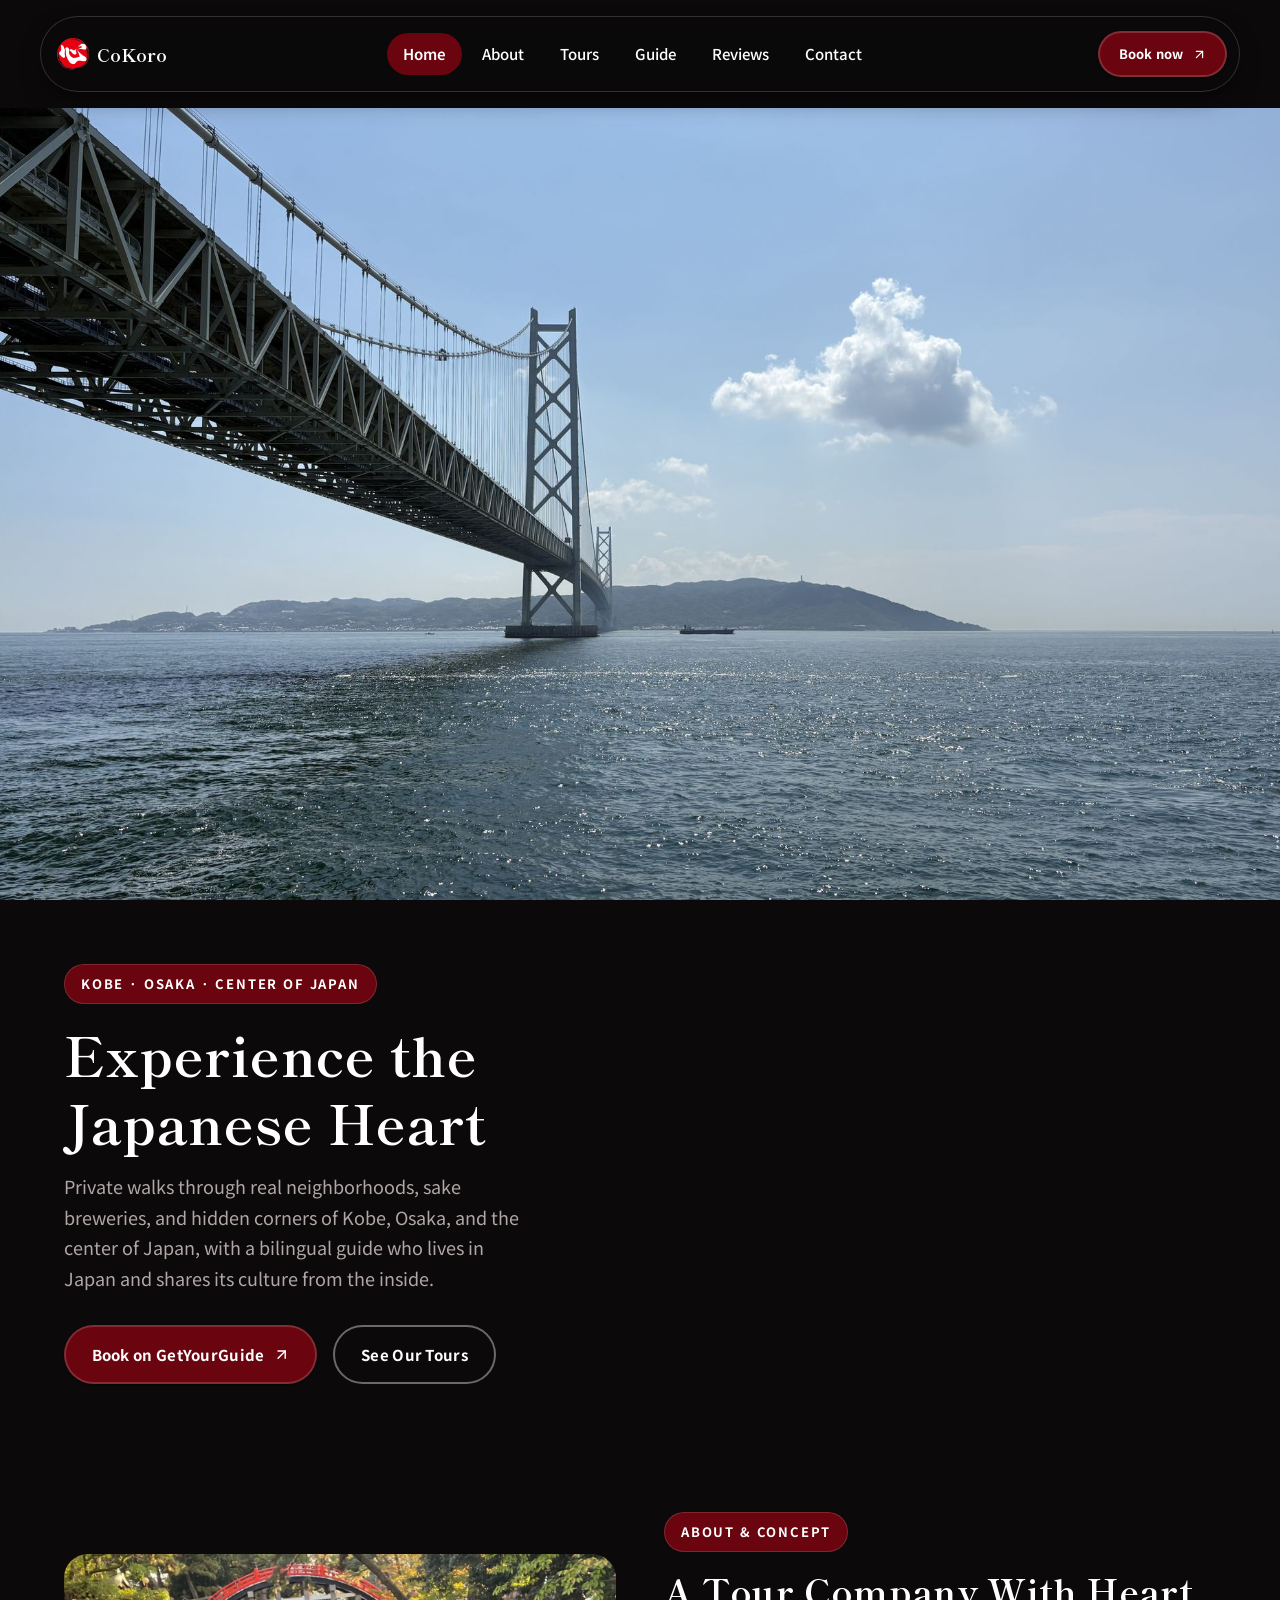
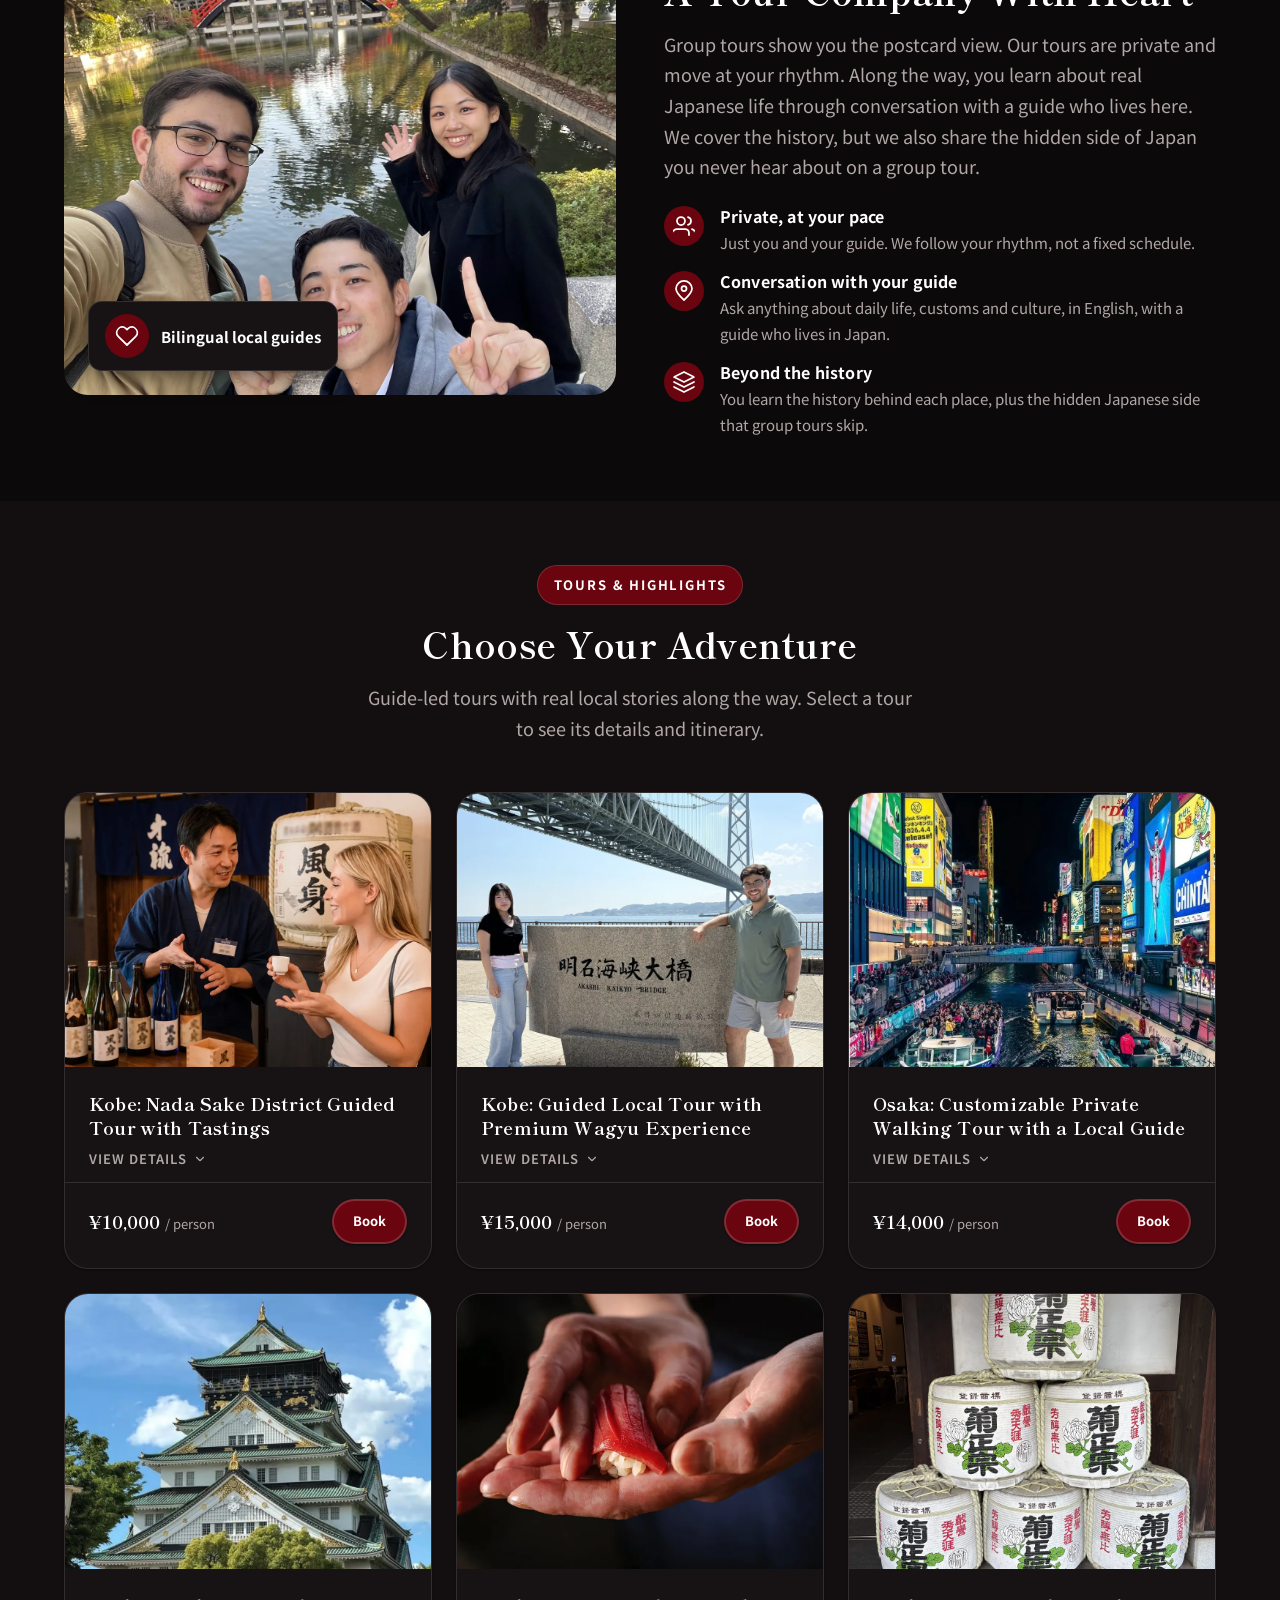
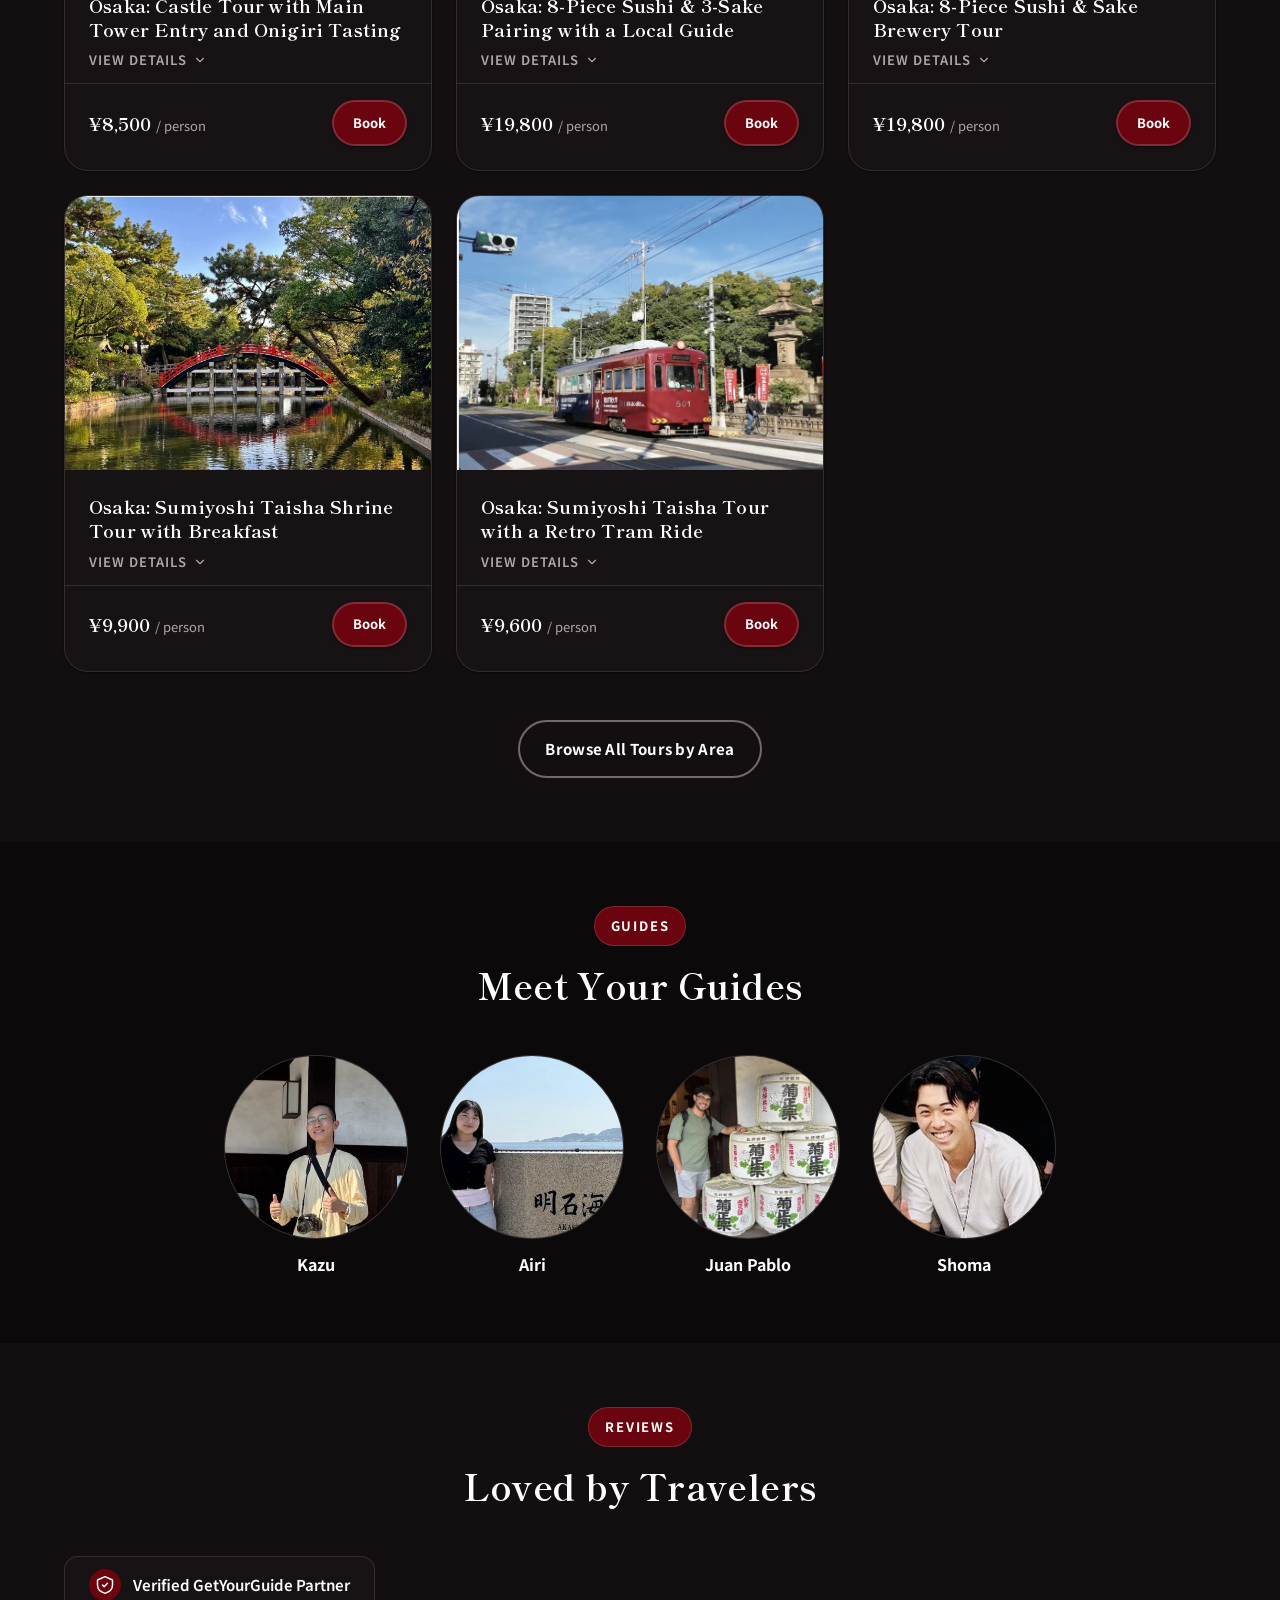
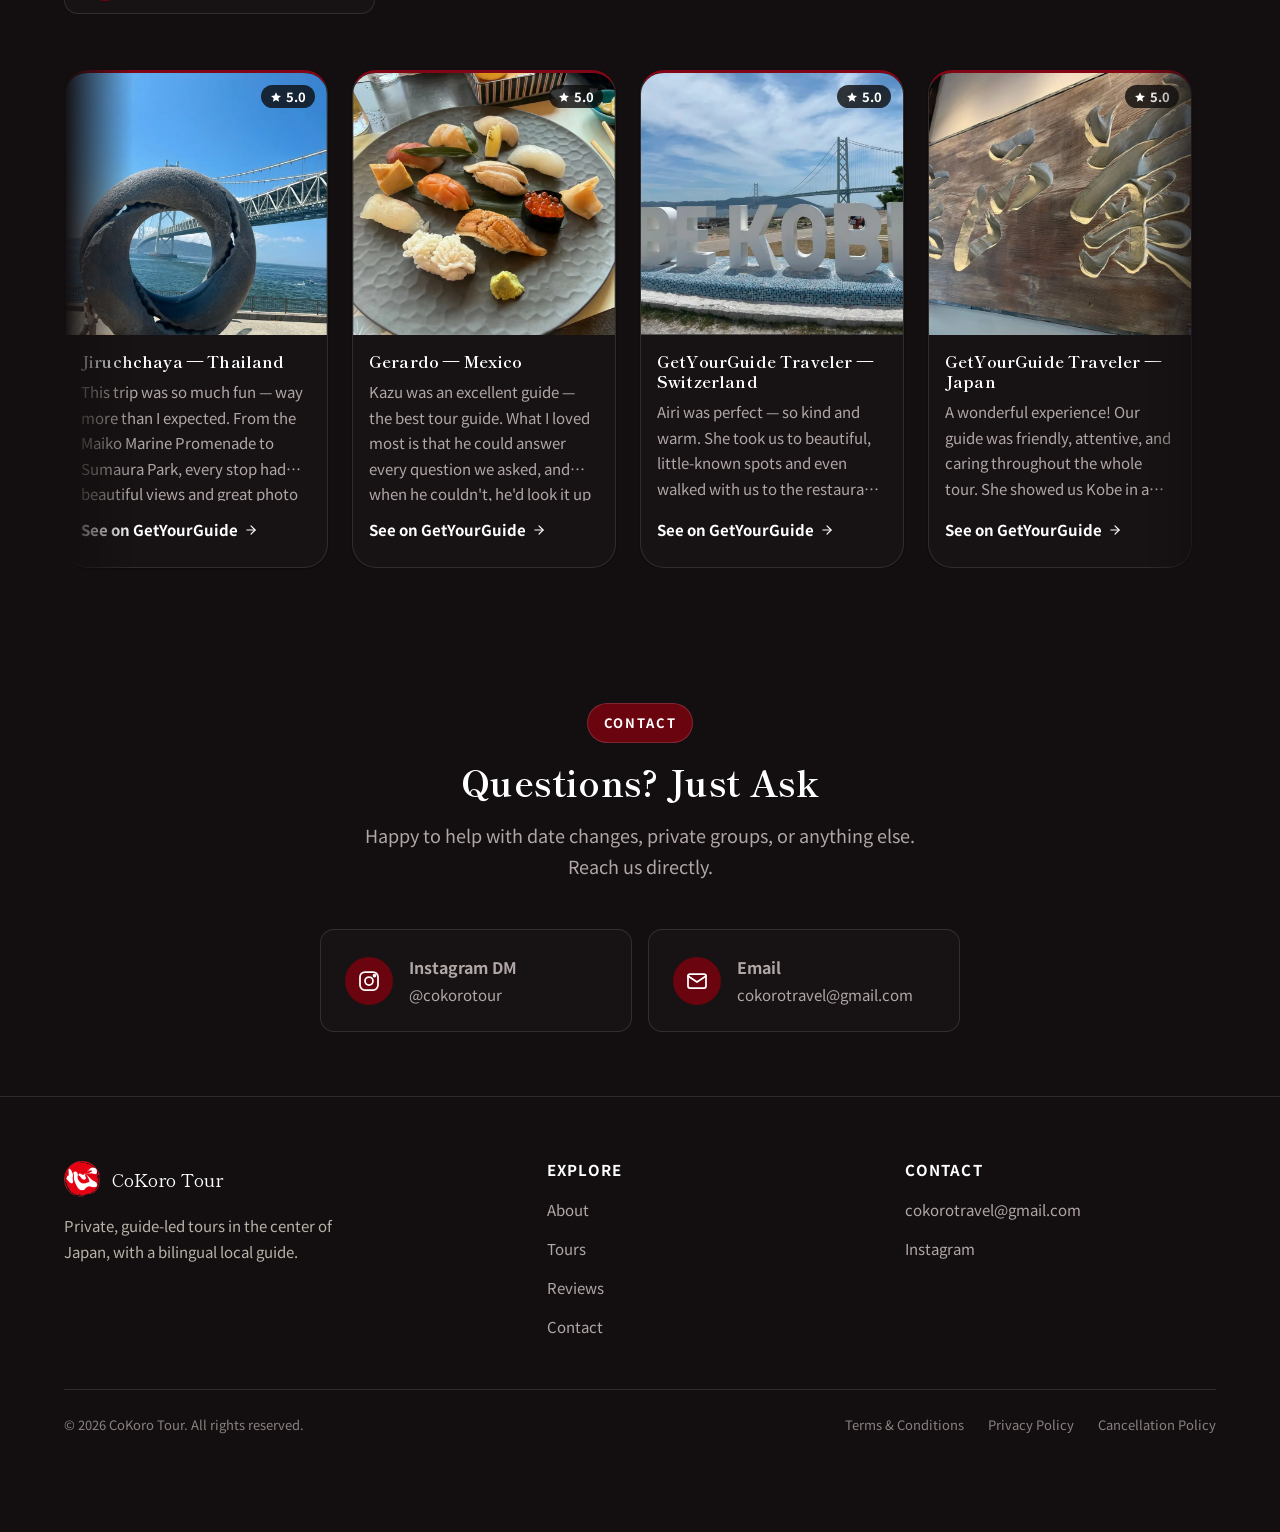
<file: index.html>
<!doctype html>
<html lang="en">
<head>
<meta charset="UTF-8">
<meta name="viewport" content="width=device-width, initial-scale=1">
<title>CoKoro Tour &#8212; Experience the Japanese Heart</title>
<meta name="description" content="CoKoro Tour: experience the Japanese heart &#8212; private, guide-led tours in Kobe, Osaka and the center of Japan, with a bilingual local guide &#8212; real local stories. Book securely via GetYourGuide.">

<link rel="preconnect" href="https://fonts.googleapis.com">
<link rel="preconnect" href="https://fonts.gstatic.com" crossorigin>

<link rel="icon" type="image/png" sizes="32x32" href="assets/logo/favicon-32.png">
<link rel="icon" type="image/png" sizes="192x192" href="assets/logo/favicon-192.png">
<link rel="icon" type="image/png" sizes="512x512" href="assets/logo/favicon-512.png">
<link rel="apple-touch-icon" href="assets/logo/apple-touch-icon.png">
<meta name="theme-color" content="#0B090A">

<meta property="og:type" content="website">
<meta property="og:title" content="CoKoro Tour &#8212; Experience the Japanese Heart">
<meta property="og:description" content="Private, guide-led tours in the center of Japan, with a bilingual local guide.">
<meta property="og:image" content="assets/images/hero-bridge.jpg">

<link rel="stylesheet" href="styles.css">
</head>
<body class="no-js">
<a class="skip-link" href="#main">Skip to main content</a>

<!-- =====================================================================
     Header
     ===================================================================== -->
<header class="site-header">
  <div class="container site-header-inner">
    <a class="brand" href="#top" aria-label="CoKoro Tour home">
      <img src="assets/logo/cokoro-mark-128.png" alt="" width="32" height="32">
      <span class="brand-name">CoKoro</span>
    </a>

    <nav class="main-nav" id="main-nav" aria-label="Primary">
      <a href="#top" data-nav-link="top">Home</a>
      <a href="#about" data-nav-link="about">About</a>
      <a href="tours.html">Tours</a>
      <a href="#guide" data-nav-link="guide">Guide</a>
      <a href="#reviews" data-nav-link="reviews">Reviews</a>
      <a href="#contact" data-nav-link="contact">Contact</a>
    </nav>

    <div class="header-actions">
      <a class="btn btn-primary btn-sm" data-role="booking-link" href="https://www.getyourguide.com/-s781057/" target="_blank" rel="noopener noreferrer">
        Book now
        <svg class="btn-icon" viewBox="0 0 24 24" fill="none" stroke="currentColor" stroke-width="2" stroke-linecap="round" stroke-linejoin="round"><line x1="7" y1="17" x2="17" y2="7"/><polyline points="7 7 17 7 17 17"/></svg>
      </a>
      <button class="nav-toggle" id="nav-toggle" aria-controls="main-nav" aria-expanded="false" aria-label="Open menu">
        <svg viewBox="0 0 24 24" fill="none" stroke="currentColor" stroke-width="1.75" stroke-linecap="round" stroke-linejoin="round"><line x1="3" y1="6" x2="21" y2="6"/><line x1="3" y1="12" x2="21" y2="12"/><line x1="3" y1="18" x2="21" y2="18"/></svg>
      </button>
    </div>
  </div>
</header>

<main id="main">

  <!-- ===================================================================
       Full-bleed ambient video &#8212; leads the page to grab attention first;
       deliberately separate from the headline/buttons below (no overlay
       or caption on top of it).
       =================================================================== -->
  <section class="video-showcase" id="top" aria-hidden="true">
    <video id="hero-video" autoplay muted loop playsinline preload="auto" poster="assets/images/hero-bridge.jpg">
      <source src="assets/images/hero-video.mp4" type="video/mp4">
    </video>
  </section>

  <!-- ===================================================================
       Hero
       =================================================================== -->
  <section class="hero" aria-label="Introduction">
    <div class="container hero-text">
      <span class="eyebrow">Kobe &#183; Osaka &#183; Center of Japan</span>
      <h1>Experience the Japanese Heart</h1>
      <p class="lede">Private walks through real neighborhoods, sake breweries, and hidden corners of Kobe, Osaka, and the center of Japan, with a bilingual guide who lives in Japan and shares its culture from the inside.</p>
      <div class="hero-actions">
        <a class="btn btn-primary" data-role="booking-link" href="https://www.getyourguide.com/-s781057/" target="_blank" rel="noopener noreferrer">
          Book on GetYourGuide
          <svg class="btn-icon" viewBox="0 0 24 24" fill="none" stroke="currentColor" stroke-width="2" stroke-linecap="round" stroke-linejoin="round"><line x1="7" y1="17" x2="17" y2="7"/><polyline points="7 7 17 7 17 17"/></svg>
        </a>
        <a class="btn btn-secondary" href="tours.html">See Our Tours</a>
      </div>
    </div>
  </section>

  <!-- ===================================================================
       About & Concept
       =================================================================== -->
  <section class="section" id="about" aria-labelledby="about-heading">
    <div class="container">
      <div class="about-grid" data-reveal>
        <div class="about-media">
          <picture>
            <source srcset="assets/images/about-sumiyoshi.webp" type="image/webp">
            <img src="assets/images/about-sumiyoshi.jpg" loading="lazy" width="1600" height="1131" alt="Three CoKoro guides smiling in front of the Sorihashi bridge at Sumiyoshi Taisha">
          </picture>
          <div class="about-media-badge">
            <svg viewBox="0 0 24 24" fill="none" stroke="currentColor" stroke-width="1.75" stroke-linecap="round" stroke-linejoin="round"><path d="M20.8 4.6a5.5 5.5 0 0 0-7.8 0L12 5.6l-1-1a5.5 5.5 0 0 0-7.8 7.8l1 1L12 21l7.8-7.6 1-1a5.5 5.5 0 0 0 0-7.8Z"/></svg>
            <div>
              <strong>Bilingual local guides</strong>
            </div>
          </div>
        </div>
        <div>
          <span class="eyebrow">About &amp; Concept</span>
          <h2 id="about-heading">A Tour Company With Heart</h2>
          <p class="lede">Group tours show you the postcard view. Our tours are private and move at your rhythm. Along the way, you learn about real Japanese life through conversation with a guide who lives here. We cover the history, but we also share the hidden side of Japan you never hear about on a group tour.</p>
          <div class="value-list">
            <div class="value-item">
              <svg viewBox="0 0 24 24" fill="none" stroke="currentColor" stroke-width="1.75" stroke-linecap="round" stroke-linejoin="round"><path d="M17 21v-2a4 4 0 0 0-4-4H5a4 4 0 0 0-4 4v2"/><circle cx="9" cy="7" r="4"/><path d="M23 21v-2a4 4 0 0 0-3-3.87"/><path d="M16 3.13a4 4 0 0 1 0 7.75"/></svg>
              <div>
                <h3>Private, at your pace</h3>
                <p>Just you and your guide. We follow your rhythm, not a fixed schedule.</p>
              </div>
            </div>
            <div class="value-item">
              <svg viewBox="0 0 24 24" fill="none" stroke="currentColor" stroke-width="1.75" stroke-linecap="round" stroke-linejoin="round"><path d="M12 21c-4.5-4-8-7.5-8-11.5A8 8 0 0 1 12 2a8 8 0 0 1 8 7.5C20 13.5 16.5 17 12 21Z"/><circle cx="12" cy="9.5" r="2.5"/></svg>
              <div>
                <h3>Conversation with your guide</h3>
                <p>Ask anything about daily life, customs and culture, in English, with a guide who lives in Japan.</p>
              </div>
            </div>
            <div class="value-item">
              <svg viewBox="0 0 24 24" fill="none" stroke="currentColor" stroke-width="1.75" stroke-linecap="round" stroke-linejoin="round"><path d="M12 2 2 7l10 5 10-5-10-5Z"/><path d="M2 17l10 5 10-5"/><path d="M2 12l10 5 10-5"/></svg>
              <div>
                <h3>Beyond the history</h3>
                <p>You learn the history behind each place, plus the hidden Japanese side that group tours skip.</p>
              </div>
            </div>
          </div>
        </div>
      </div>
    </div>
  </section>

  <!-- ===================================================================
       Tours & Highlights
       =================================================================== -->
  <section class="section section--alt" id="tours" aria-labelledby="tours-heading">
    <div class="container">
      <div class="section-head section-head--center">
        <span class="eyebrow">Tours &amp; Highlights</span>
        <h2 id="tours-heading">Choose Your Adventure</h2>
        <p class="lede">Guide-led tours with real local stories along the way. Select a tour to see its details and itinerary.</p>
      </div>

      <div class="tour-grid" id="tours-grid">
        <!-- Rendered from TOURS in data.js by script.js -->
      </div>
      <noscript>
        <p>Please enable JavaScript to see our current tours, or <a href="#contact">contact us directly</a> for tour details.</p>
      </noscript>
      <div style="text-align:center; margin-top: var(--space-7);">
        <a class="btn btn-secondary" href="tours.html">Browse All Tours by Area</a>
      </div>
    </div>
  </section>

  <!-- ===================================================================
       Guide Profile
       =================================================================== -->
  <section class="section" id="guide" aria-labelledby="guide-heading">
    <div class="container">
      <div class="section-head section-head--center">
        <span class="eyebrow">Guides</span>
        <h2 id="guide-heading">Meet Your Guides</h2>
      </div>
      <div class="guide-grid" id="guides-grid">
        <!-- Rendered from GUIDES in data.js by script.js -->
      </div>
    </div>
  </section>

  <!-- ===================================================================
       Social Proof / Reviews
       =================================================================== -->
  <section class="section section--alt" id="reviews" aria-labelledby="reviews-heading">
    <div class="container">
      <div class="section-head section-head--center">
        <span class="eyebrow">Reviews</span>
        <h2 id="reviews-heading">Loved by Travelers</h2>
      </div>

      <div class="trust-badges">
        <span class="trust-badge">
          <svg viewBox="0 0 24 24" fill="none" stroke="currentColor" stroke-width="1.75" stroke-linecap="round" stroke-linejoin="round"><path d="M12 2 3 6v6c0 5 4 8.5 9 10 5-1.5 9-5 9-10V6l-9-4Z"/><path d="m9 12 2 2 4-4"/></svg>
          Verified GetYourGuide Partner
        </span>
      </div>

      <div class="review-marquee" id="reviews-grid">
        <!-- Rendered from REVIEWS in data.js by script.js -->
      </div>
    </div>
  </section>

  <!-- ===================================================================
       Direct Contact
       =================================================================== -->
  <section class="section section--alt" id="contact" aria-labelledby="contact-heading">
    <div class="container">
      <div class="section-head section-head--center">
        <span class="eyebrow">Contact</span>
        <h2 id="contact-heading">Questions? Just Ask</h2>
        <p class="lede">Happy to help with date changes, private groups, or anything else. Reach us directly.</p>
      </div>

      <div class="contact-channels contact-channels--centered contact-channels--two">
        <a class="contact-channel" href="https://www.instagram.com/cokorotour/" target="_blank" rel="noopener noreferrer">
          <span class="contact-channel-icon">
            <svg viewBox="0 0 24 24" fill="none" stroke="currentColor" stroke-width="1.75" stroke-linecap="round" stroke-linejoin="round"><rect x="3" y="3" width="18" height="18" rx="5"/><circle cx="12" cy="12" r="4"/><circle cx="17.5" cy="6.5" r="1"/></svg>
          </span>
          <span>
            <strong>Instagram DM</strong>
            <span>@cokorotour</span>
          </span>
        </a>
        <a class="contact-channel" href="mailto:cokorotravel@gmail.com">
          <span class="contact-channel-icon">
            <svg viewBox="0 0 24 24" fill="none" stroke="currentColor" stroke-width="1.75" stroke-linecap="round" stroke-linejoin="round"><rect x="3" y="5" width="18" height="14" rx="2"/><path d="m3 7 9 6 9-6"/></svg>
          </span>
          <span>
            <strong>Email</strong>
            <span>cokorotravel@gmail.com</span>
          </span>
        </a>
      </div>
    </div>
  </section>

</main>

<!-- =====================================================================
     Footer
     ===================================================================== -->
<footer class="site-footer">
  <div class="container">
    <div class="footer-grid">
      <div>
        <div class="footer-brand">
          <img src="assets/logo/cokoro-mark-128.png" alt="" width="36" height="36">
          <span>CoKoro Tour</span>
        </div>
        <p style="max-width: 34ch; color: #b8b2a8; font-size: var(--text-sm);">
          Private, guide-led tours in the center of Japan, with a bilingual local guide.
        </p>
      </div>
      <div>
        <h3>Explore</h3>
        <ul>
          <li><a href="#about">About</a></li>
          <li><a href="tours.html">Tours</a></li>
          <li><a href="#reviews">Reviews</a></li>
          <li><a href="#contact">Contact</a></li>
        </ul>
      </div>
      <div>
        <h3>Contact</h3>
        <ul>
          <li><a href="mailto:cokorotravel@gmail.com">cokorotravel@gmail.com</a></li>
          <li><a href="https://www.instagram.com/cokorotour/" target="_blank" rel="noopener noreferrer">Instagram</a></li>
        </ul>
      </div>
    </div>
    <div class="footer-bottom">
      <span>&copy; <span id="footer-year">2026</span> CoKoro Tour. All rights reserved.</span>
      <span class="footer-bottom-links">
        <a href="#">Terms &amp; Conditions</a>
        <a href="#">Privacy Policy</a>
        <a href="#">Cancellation Policy</a>
      </span>
    </div>
  </div>
</footer>

<!-- =====================================================================
     Sticky mobile "Book Now" bar
     ===================================================================== -->
<div class="sticky-cta" id="sticky-cta">
  <div class="sticky-cta-text">
    <strong>Ready to explore Japan?</strong>
    <span>Book securely on GetYourGuide</span>
  </div>
  <a class="btn btn-primary" data-role="booking-link" href="https://www.getyourguide.com/-s781057/" target="_blank" rel="noopener noreferrer">
    Book Now
  </a>
</div>

<script src="data.js"></script>
<script src="script.js"></script>
</body>
</html>
</file>
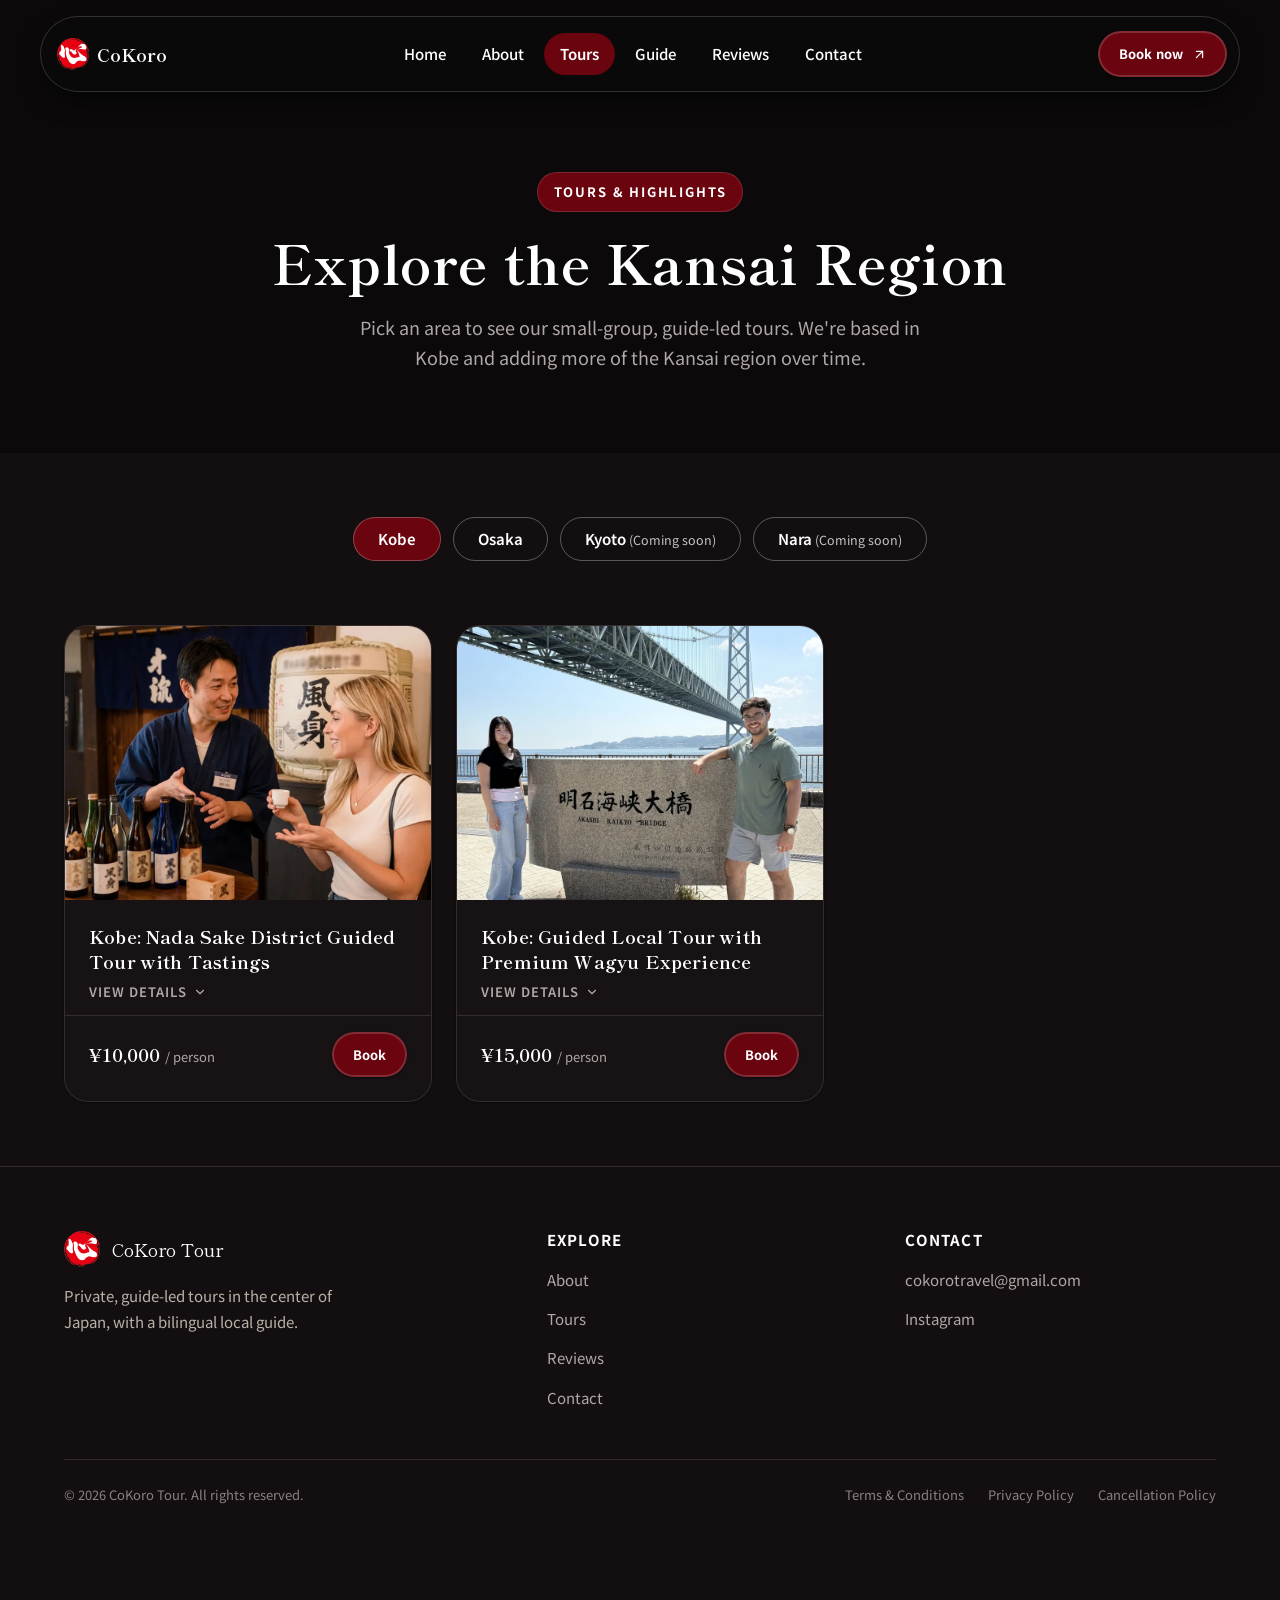
<file: tours.html>
<!doctype html>
<html lang="en">
<head>
<meta charset="UTF-8">
<meta name="viewport" content="width=device-width, initial-scale=1">
<title>Tours by Area &#8212; CoKoro Tour</title>
<meta name="description" content="Browse CoKoro Tour's guided tours across the Kansai region &#8212; Kobe, Osaka, Kyoto, and Nara. Small-group, guide-led experiences, booked securely via GetYourGuide.">

<link rel="preconnect" href="https://fonts.googleapis.com">
<link rel="preconnect" href="https://fonts.gstatic.com" crossorigin>

<link rel="icon" type="image/png" sizes="32x32" href="assets/logo/favicon-32.png">
<link rel="icon" type="image/png" sizes="192x192" href="assets/logo/favicon-192.png">
<link rel="icon" type="image/png" sizes="512x512" href="assets/logo/favicon-512.png">
<link rel="apple-touch-icon" href="assets/logo/apple-touch-icon.png">
<meta name="theme-color" content="#0B090A">

<meta property="og:type" content="website">
<meta property="og:title" content="Tours by Area &#8212; CoKoro Tour">
<meta property="og:description" content="Guided tours across Kobe, Osaka, Kyoto, and Nara.">
<meta property="og:image" content="assets/images/hero-bridge.jpg">

<link rel="stylesheet" href="styles.css">
</head>
<body class="no-js">
<a class="skip-link" href="#main">Skip to main content</a>

<!-- =====================================================================
     Header
     ===================================================================== -->
<header class="site-header">
  <div class="container site-header-inner">
    <a class="brand" href="index.html" aria-label="CoKoro Tour home">
      <img src="assets/logo/cokoro-mark-128.png" alt="" width="32" height="32">
      <span class="brand-name">CoKoro</span>
    </a>

    <nav class="main-nav" id="main-nav" aria-label="Primary">
      <a href="index.html#top">Home</a>
      <a href="index.html#about">About</a>
      <a href="tours.html" class="is-active">Tours</a>
      <a href="index.html#guide">Guide</a>
      <a href="index.html#reviews">Reviews</a>
      <a href="index.html#contact">Contact</a>
    </nav>

    <div class="header-actions">
      <a class="btn btn-primary btn-sm" data-role="booking-link" href="https://www.getyourguide.com/-s781057/" target="_blank" rel="noopener noreferrer">
        Book now
        <svg class="btn-icon" viewBox="0 0 24 24" fill="none" stroke="currentColor" stroke-width="2" stroke-linecap="round" stroke-linejoin="round"><line x1="7" y1="17" x2="17" y2="7"/><polyline points="7 7 17 7 17 17"/></svg>
      </a>
      <button class="nav-toggle" id="nav-toggle" aria-controls="main-nav" aria-expanded="false" aria-label="Open menu">
        <svg viewBox="0 0 24 24" fill="none" stroke="currentColor" stroke-width="1.75" stroke-linecap="round" stroke-linejoin="round"><line x1="3" y1="6" x2="21" y2="6"/><line x1="3" y1="12" x2="21" y2="12"/><line x1="3" y1="18" x2="21" y2="18"/></svg>
      </button>
    </div>
  </div>
</header>

<main id="main">

  <!-- ===================================================================
       Page intro
       =================================================================== -->
  <section class="page-hero">
    <div class="container">
      <span class="eyebrow">Tours &amp; Highlights</span>
      <h1>Explore the Kansai Region</h1>
      <p class="lede" style="margin-inline:auto; max-width:56ch;">Pick an area to see our small-group, guide-led tours. We're based in Kobe and adding more of the Kansai region over time.</p>
    </div>
  </section>

  <!-- ===================================================================
       Tours by area
       =================================================================== -->
  <section class="section section--alt" aria-labelledby="tours-page-heading">
    <div class="container">
      <h2 id="tours-page-heading" class="visually-hidden" style="position:absolute; width:1px; height:1px; overflow:hidden; clip:rect(0,0,0,0);">Tours by area</h2>

      <div class="tour-region-tabs" id="tour-region-tabs" role="tablist" aria-label="Filter tours by area">
        <!-- Rendered from REGIONS in data.js by script.js -->
      </div>

      <div class="tour-grid" id="tours-page-grid">
        <!-- Rendered from TOURS in data.js by script.js -->
      </div>
      <noscript>
        <p>Please enable JavaScript to see our current tours, or <a href="index.html#contact">contact us directly</a> for tour details.</p>
      </noscript>
    </div>
  </section>

</main>

<!-- =====================================================================
     Footer
     ===================================================================== -->
<footer class="site-footer">
  <div class="container">
    <div class="footer-grid">
      <div>
        <div class="footer-brand">
          <img src="assets/logo/cokoro-mark-128.png" alt="" width="36" height="36">
          <span>CoKoro Tour</span>
        </div>
        <p style="max-width: 34ch; color: #b8b2a8; font-size: var(--text-sm);">
          Private, guide-led tours in the center of Japan, with a bilingual local guide.
        </p>
      </div>
      <div>
        <h3>Explore</h3>
        <ul>
          <li><a href="index.html#about">About</a></li>
          <li><a href="tours.html">Tours</a></li>
          <li><a href="index.html#reviews">Reviews</a></li>
          <li><a href="index.html#contact">Contact</a></li>
        </ul>
      </div>
      <div>
        <h3>Contact</h3>
        <ul>
          <li><a href="mailto:cokorotravel@gmail.com">cokorotravel@gmail.com</a></li>
          <li><a href="https://www.instagram.com/cokorotour/" target="_blank" rel="noopener noreferrer">Instagram</a></li>
        </ul>
      </div>
    </div>
    <div class="footer-bottom">
      <span>&copy; <span id="footer-year">2026</span> CoKoro Tour. All rights reserved.</span>
      <span class="footer-bottom-links">
        <a href="#">Terms &amp; Conditions</a>
        <a href="#">Privacy Policy</a>
        <a href="#">Cancellation Policy</a>
      </span>
    </div>
  </div>
</footer>

<!-- =====================================================================
     Sticky mobile "Book Now" bar
     ===================================================================== -->
<div class="sticky-cta" id="sticky-cta">
  <div class="sticky-cta-text">
    <strong>Ready to explore Japan?</strong>
    <span>Book securely on GetYourGuide</span>
  </div>
  <a class="btn btn-primary" data-role="booking-link" href="https://www.getyourguide.com/-s781057/" target="_blank" rel="noopener noreferrer">
    Book Now
  </a>
</div>

<script src="data.js"></script>
<script src="script.js"></script>
</body>
</html>
</file>
<file: styles.css>
/* =========================================================================
   CoKoro Tour — Design Tokens & Base Styles
   Brand palette: black #0B090A, red #6A040F, white #FFFFFF, gray #B1A7A6,
   built around the 心 (kokoro) brush-mark logo. Red is used for fills only
   (buttons, badges, bars); text is white or gray. Mobile-first.
   ========================================================================= */

@import url('https://fonts.googleapis.com/css2?family=Shippori+Mincho:wght@400;500;600;700;800&family=Noto+Sans+JP:wght@400;500;600;700&display=swap');

:root {
  /* --- Color: brand palette --- */
  --color-black: #0b090a;
  --color-red: #6a040f;
  --color-red-hover: #820616;
  --color-red-dark: #4d030b;
  --color-white: #ffffff;
  --color-gray: #b1a7a6;
  --color-red-soft: rgba(106, 4, 15, 0.45);
  --color-indigo: #b1a7a6;          /* focus rings */
  --color-indigo-dark: #8f8584;
  --color-gold: #ffffff;            /* star icons */

  /* --- Color: surfaces ---
     Black page, slightly lifted charcoal for alternating sections and cards.
     Text on cards is white / gray, so --color-ink is white in this theme. */
  --color-bg: #0b090a;
  --color-bg-alt: #130f10;
  --color-on-dark: #ffffff;
  --color-on-dark-muted: #b1a7a6;
  --color-surface: #171213;
  --color-surface-alt: #1f1819;
  --color-border: rgba(177, 167, 166, 0.18);
  --color-ink: #ffffff;
  --color-ink-soft: #d7d0cf;
  --color-muted: #b1a7a6;

  /* --- Color: semantic --- */
  --color-on-red: #ffffff;
  --color-on-indigo: #ffffff;
  --color-success: #2e7d4f;
  --color-danger: #c0362c;

  /* --- Typography --- */
  --font-display: 'Shippori Mincho', 'Noto Serif JP', serif;
  --font-body: 'Noto Sans JP', 'Hiragino Sans', sans-serif;

  --text-xs: 0.8125rem;   /* 13px */
  --text-sm: 0.9375rem;   /* 15px */
  --text-base: 1rem;      /* 16px */
  --text-lg: 1.125rem;    /* 18px */
  --text-xl: 1.375rem;    /* 22px */
  --text-2xl: 1.75rem;    /* 28px */
  --text-3xl: 2.25rem;    /* 36px */
  --text-4xl: 2.75rem;    /* 44px */
  --text-5xl: 3.375rem;   /* 54px */

  /* --- Spacing (8px rhythm) --- */
  --space-1: 0.25rem;
  --space-2: 0.5rem;
  --space-3: 0.75rem;
  --space-4: 1rem;
  --space-5: 1.5rem;
  --space-6: 2rem;
  --space-7: 3rem;
  --space-8: 4rem;
  --space-9: 6rem;

  /* --- Radius --- */
  --radius-sm: 8px;
  --radius-md: 14px;
  --radius-lg: 24px;
  --radius-full: 999px;

  /* --- Shadow (warm-tinted, not pure black) --- */
  --shadow-sm: 0 1px 2px rgba(0, 0, 0, 0.5);
  --shadow-md: 0 12px 28px -10px rgba(0, 0, 0, 0.7);
  --shadow-lg: 0 24px 48px -12px rgba(0, 0, 0, 0.8);

  /* --- Motion --- */
  --ease-standard: cubic-bezier(0.4, 0, 0.2, 1);
  --ease-out: cubic-bezier(0.16, 1, 0.3, 1);
  --duration-fast: 150ms;
  --duration-base: 250ms;
  --duration-slow: 400ms;

  /* --- Layout --- */
  --container-max: 1200px;
  --header-height: 76px;
  --sticky-cta-height: 68px;

  /* --- Z-index scale --- */
  --z-header: 100;
  --z-sticky-cta: 90;
  --z-modal: 200;
  --z-skip-link: 300;
}

@media (prefers-reduced-motion: reduce) {
  *, *::before, *::after {
    animation-duration: 0.001ms !important;
    animation-iteration-count: 1 !important;
    transition-duration: 0.001ms !important;
    scroll-behavior: auto !important;
  }
}

/* =========================================================================
   Reset
   ========================================================================= */

*, *::before, *::after { box-sizing: border-box; }

html {
  -webkit-text-size-adjust: 100%;
  scroll-behavior: smooth;
}

body {
  margin: 0;
  min-height: 100dvh;
  font-family: var(--font-body);
  font-size: var(--text-base);
  line-height: 1.7;
  color: var(--color-ink);
  background: var(--color-bg);
  -webkit-font-smoothing: antialiased;
}

img, video { max-width: 100%; display: block; }

h1, h2, h3, h4 {
  font-family: var(--font-display);
  line-height: 1.25;
  margin: 0 0 var(--space-4);
  font-weight: 700;
  letter-spacing: 0.01em;
}

p { margin: 0 0 var(--space-4); max-width: 65ch; }

a { color: var(--color-on-dark); text-decoration-thickness: 1.5px; text-underline-offset: 3px; }
a:hover { color: var(--color-gray); }

ul, ol { padding-left: 1.25em; }

button { font-family: inherit; }

/* Focus visibility everywhere (keyboard nav) */
a:focus-visible,
button:focus-visible,
input:focus-visible,
textarea:focus-visible,
select:focus-visible,
[tabindex]:focus-visible {
  outline: 3px solid var(--color-indigo);
  outline-offset: 2px;
  border-radius: 4px;
}

.skip-link {
  position: absolute;
  left: var(--space-4);
  top: -100px;
  z-index: var(--z-skip-link);
  background: #fff;
  color: #0b090a;
  padding: var(--space-3) var(--space-5);
  border-radius: var(--radius-sm);
  transition: top var(--duration-base) var(--ease-out);
}
.skip-link:focus { top: var(--space-4); }

/* No horizontal scroll anywhere */
html, body { overflow-x: hidden; }

/* =========================================================================
   Layout helpers
   ========================================================================= */

.container {
  width: 100%;
  max-width: var(--container-max);
  margin-inline: auto;
  padding-inline: var(--space-5);
}

.section { padding-block: var(--space-8); }
.section--tight { padding-block: var(--space-7); }
.section--alt { background: var(--color-bg-alt); }

.section-head {
  max-width: 62ch;
  margin-bottom: var(--space-7);
}
.section-head--center { margin-inline: auto; text-align: center; }

.eyebrow {
  display: inline-flex;
  align-items: center;
  gap: var(--space-2);
  font-family: var(--font-body);
  font-size: var(--text-xs);
  font-weight: 700;
  letter-spacing: 0.14em;
  text-transform: uppercase;
  color: #fff;
  background: var(--color-red);
  border: 1px solid rgba(255, 255, 255, 0.14);
  padding: var(--space-2) var(--space-4);
  border-radius: var(--radius-full);
  margin-bottom: var(--space-4);
}

h2 { font-size: var(--text-3xl); color: var(--color-on-dark); }
h3 { font-size: var(--text-xl); }

.lede { font-size: var(--text-lg); color: var(--color-on-dark-muted); }

.visually-hidden {
  position: absolute;
  width: 1px; height: 1px;
  padding: 0; margin: -1px;
  overflow: hidden;
  clip: rect(0,0,0,0);
  white-space: nowrap; border: 0;
}

/* =========================================================================
   Buttons
   ========================================================================= */

.btn {
  display: inline-flex;
  align-items: center;
  justify-content: center;
  gap: var(--space-2);
  padding: 0.9rem 1.6rem;
  border-radius: var(--radius-full);
  font-weight: 700;
  font-size: var(--text-sm);
  letter-spacing: 0.02em;
  border: 2px solid transparent;
  cursor: pointer;
  min-height: 48px;
  transition: transform var(--duration-fast) var(--ease-standard),
              background var(--duration-fast) var(--ease-standard),
              box-shadow var(--duration-fast) var(--ease-standard);
  text-decoration: none;
  touch-action: manipulation;
}
.btn:active { transform: scale(0.97); }

.btn-primary {
  background: var(--color-red);
  color: var(--color-on-red);
  border-color: rgba(255, 255, 255, 0.16);
  box-shadow: var(--shadow-sm);
}
.btn-primary:hover { background: var(--color-red-hover); border-color: rgba(255, 255, 255, 0.3); color: #fff; box-shadow: var(--shadow-md); }

.btn-secondary {
  background: transparent;
  color: var(--color-on-dark);
  border-color: rgba(177, 167, 166, 0.6);
}
.btn-secondary:hover { background: var(--color-on-dark); color: var(--color-bg); border-color: var(--color-on-dark); }


.btn-light {
  background: #fff;
  color: #0b090a;
}
.btn-light:hover { background: #e9e5e4; }

.btn-block { width: 100%; }
.btn-sm { padding: 0.6rem 1.15rem; min-height: 40px; font-size: var(--text-xs); }

.btn-icon {
  width: 1.15em; height: 1.15em;
  flex-shrink: 0;
}

/* =========================================================================
   Header / Nav
   ========================================================================= */

.site-header {
  position: fixed;
  top: var(--space-4);
  left: 0;
  right: 0;
  z-index: var(--z-header);
  display: flex;
  justify-content: center;
  pointer-events: none;
}

.site-header-inner {
  pointer-events: auto;
  display: flex;
  align-items: center;
  justify-content: space-between;
  gap: var(--space-5);
  background: rgba(11, 9, 10, 0.78);
  backdrop-filter: blur(14px);
  -webkit-backdrop-filter: blur(14px);
  border: 1px solid rgba(177, 167, 166, 0.25);
  border-radius: var(--radius-full);
  padding: var(--space-2) var(--space-3) var(--space-2) var(--space-4);
  height: var(--header-height);
  box-shadow: var(--shadow-md);
}

.brand {
  display: flex;
  align-items: center;
  gap: var(--space-2);
  text-decoration: none;
  min-height: 44px;
}
.brand img { width: 32px; height: 32px; }
.brand-name {
  font-family: var(--font-display);
  font-size: var(--text-lg);
  font-weight: 700;
  color: #fff;
}

.main-nav {
  display: flex;
  align-items: center;
  gap: var(--space-1);
}

.main-nav a {
  color: var(--color-on-dark);
  text-decoration: none;
  font-weight: 500;
  font-size: var(--text-sm);
  padding: var(--space-2) var(--space-4);
  border-radius: var(--radius-full);
  transition: background var(--duration-fast) var(--ease-standard), color var(--duration-fast) var(--ease-standard);
}
.main-nav a:hover { color: #fff; background: rgba(255, 255, 255, 0.1); }
.main-nav a.is-active { background: var(--color-red); color: #fff !important; font-weight: 600; }

.header-actions { display: flex; align-items: center; gap: var(--space-3); }

.nav-toggle {
  display: inline-flex;
  align-items: center;
  justify-content: center;
  width: 40px; height: 40px;
  background: transparent;
  border: 1px solid rgba(177, 167, 166, 0.4);
  color: #fff;
  border-radius: var(--radius-full);
  cursor: pointer;
}
.nav-toggle svg { width: 20px; height: 20px; }

@media (max-width: 1023.98px) {
  .main-nav {
    position: fixed;
    inset: calc(var(--header-height) + var(--space-6)) var(--space-4) auto var(--space-4);
    background: rgba(19, 15, 16, 0.98);
    border: 1px solid rgba(177, 167, 166, 0.25);
    box-shadow: var(--shadow-lg);
    border-radius: var(--radius-lg);
    flex-direction: column;
    align-items: stretch;
    gap: 0;
    padding: var(--space-3);
    transform: translateY(-8px);
    opacity: 0;
    pointer-events: none;
    transition: opacity var(--duration-base) var(--ease-standard),
                transform var(--duration-base) var(--ease-standard);
    overflow-y: auto;
    max-height: 70dvh;
  }
  .main-nav[data-open="true"] {
    opacity: 1;
    transform: translateY(0);
    pointer-events: auto;
  }
  .main-nav a {
    color: #fff;
    padding: var(--space-4);
    font-size: var(--text-base);
    border-radius: var(--radius-sm);
  }
  .main-nav a.is-active { background: var(--color-red); color: #fff !important; }
  .header-actions .btn-primary { display: none; }
}
@media (min-width: 1024px) {
  .nav-toggle { display: none; }
}

/* =========================================================================
   Hero
   ========================================================================= */

.hero {
  padding-block: var(--space-8);
}

.hero-text h1 {
  color: var(--color-on-dark);
  font-size: clamp(2.25rem, 5vw, var(--text-5xl));
  max-width: 18ch;
  margin-bottom: var(--space-4);
}
.hero-text .lede {
  max-width: 46ch;
  margin-bottom: var(--space-6);
}
.hero-actions {
  display: flex;
  flex-wrap: wrap;
  align-items: center;
  gap: var(--space-4);
}
/* Indigo focus rings are unreadable on the dark hero background */
.hero-actions .btn:focus-visible {
  outline-color: var(--color-on-dark);
}

/* Full-bleed ambient video band — its own moment, no text/buttons on top */
.video-showcase {
  width: 100%;
  min-height: 100dvh;
  box-sizing: border-box;
  display: flex;
  flex-direction: column;
  /* Clears the floating header so it never covers the video itself */
  padding-top: calc(var(--header-height) + var(--space-6));
  background: var(--color-bg);
  overflow: hidden;
}
.video-showcase video {
  width: 100%;
  flex: 1 1 auto;
  min-height: 0;
  object-fit: cover;
}

/* On phones, keep it compact and show the whole frame (letterboxed)
   rather than cropping it, but still clear the header first */
@media (max-width: 639.98px) {
  .video-showcase {
    min-height: 0;
    height: auto;
    aspect-ratio: 1 / 1;
    padding-top: calc(var(--header-height) + var(--space-4));
    background: var(--color-bg);
  }
  .video-showcase video {
    object-fit: contain;
  }
}

/* =========================================================================
   Cards: Tours — minimal card (photo, name, price, Book). Selecting a card
   expands it in place to show the full details and itinerary.
   ========================================================================= */

.tour-grid {
  display: grid;
  grid-template-columns: 1fr;
  gap: var(--space-5);
  align-items: start;
}
@media (min-width: 640px) {
  .tour-grid { grid-template-columns: repeat(2, 1fr); }
}
@media (min-width: 1024px) {
  .tour-grid { grid-template-columns: repeat(3, 1fr); }
}

.tour-card {
  position: relative;
  background: var(--color-surface);
  border: 1px solid var(--color-border);
  border-radius: var(--radius-lg);
  overflow: hidden;
  display: flex;
  flex-direction: column;
  box-shadow: var(--shadow-sm);
  scroll-margin-top: calc(var(--header-height) + var(--space-6));
  transition: border-color var(--duration-base) var(--ease-standard), box-shadow var(--duration-base) var(--ease-standard);
}
.tour-card:hover { border-color: rgba(177, 167, 166, 0.4); box-shadow: var(--shadow-md); }
.tour-card.is-open { grid-column: 1 / -1; border-color: rgba(177, 167, 166, 0.4); }
.tour-card:has(.tour-card-toggle:focus-visible) { outline: 3px solid var(--color-indigo); outline-offset: 2px; }

.tour-card-main { display: flex; flex-direction: column; }

.tour-card-media {
  position: relative;
  aspect-ratio: 4 / 3;
  background: var(--color-surface-alt);
  overflow: hidden;
}
.tour-card-media img { width: 100%; height: 100%; object-fit: cover; transition: transform 0.6s var(--ease-out); }
.tour-card:hover .tour-card-media img { transform: scale(1.03); }

.tour-card-head {
  padding: var(--space-5) var(--space-5) var(--space-3);
  display: flex;
  flex-direction: column;
  gap: var(--space-2);
}
.tour-card-title { margin: 0; font-size: var(--text-lg); line-height: 1.35; }
.tour-card-toggle {
  all: unset;
  cursor: pointer;
  color: var(--color-on-dark);
}
.tour-card-toggle:focus-visible { outline: none; }
/* Makes the whole card (photo + title) the click target */
.tour-card-toggle::after { content: ""; position: absolute; inset: 0; z-index: 1; }

.tour-card-hint {
  display: inline-flex;
  align-items: center;
  gap: 6px;
  font-size: var(--text-xs);
  font-weight: 600;
  letter-spacing: 0.08em;
  text-transform: uppercase;
  color: var(--color-gray);
}
.tour-card-hint svg { width: 14px; height: 14px; transition: transform var(--duration-base) var(--ease-standard); }
.hint-open { display: none; }
.tour-card.is-open .hint-closed { display: none; }
.tour-card.is-open .hint-open { display: inline; }
.tour-card.is-open .tour-card-hint svg { transform: rotate(180deg); }

.tour-card-footer {
  position: relative;
  z-index: 2;
  margin-top: auto;
  display: flex;
  align-items: center;
  justify-content: space-between;
  gap: var(--space-3);
  padding: var(--space-4) var(--space-5) var(--space-5);
  border-top: 1px solid var(--color-border);
}
.tour-price { font-family: var(--font-display); font-size: var(--text-lg); font-weight: 700; color: #fff; }
.tour-price small { font-family: var(--font-body); font-weight: 400; font-size: var(--text-xs); color: var(--color-gray); }
.tour-price-original { font-family: var(--font-body); font-weight: 400; font-size: var(--text-sm); color: var(--color-gray); }

/* Expanded details */
.tour-detail {
  position: relative;
  z-index: 2;
  display: grid;
  gap: var(--space-5);
  padding: var(--space-5);
  border-top: 1px solid var(--color-border);
  animation: detail-in 0.35s var(--ease-out);
}
.tour-detail[hidden] { display: none; }
@keyframes detail-in {
  from { opacity: 0; transform: translateY(8px); }
  to { opacity: 1; transform: none; }
}
@media (min-width: 900px) {
  .tour-card.is-open { display: grid; grid-template-columns: minmax(280px, 360px) 1fr; align-items: start; }
  .tour-card.is-open .tour-detail { padding: var(--space-6); border-top: 0; border-left: 1px solid var(--color-border); }
}

.tour-meta {
  display: flex;
  flex-wrap: wrap;
  gap: var(--space-3) var(--space-5);
  font-size: var(--text-sm);
  color: var(--color-gray);
}
.tour-meta span { display: inline-flex; align-items: center; gap: 6px; }
.tour-meta svg { width: 16px; height: 16px; flex-shrink: 0; }

.detail-lede { margin: 0; max-width: 70ch; color: var(--color-ink-soft); }
.detail-cancel { display: flex; align-items: center; gap: 8px; margin: 0; font-size: var(--text-sm); color: var(--color-gray); }
.detail-cancel svg { width: 16px; height: 16px; color: #fff; flex-shrink: 0; }
.detail-sub { margin: 0 0 var(--space-3); font-size: var(--text-sm); color: var(--color-gray); }

.detail-block h4 {
  margin: 0 0 var(--space-3);
  font-family: var(--font-body);
  font-size: var(--text-xs);
  font-weight: 700;
  letter-spacing: 0.14em;
  text-transform: uppercase;
  color: var(--color-gray);
}
.detail-list { list-style: none; padding: 0; margin: 0; display: grid; gap: var(--space-3); }
.detail-list li { display: flex; gap: var(--space-3); align-items: flex-start; font-size: var(--text-sm); color: var(--color-ink-soft); }
.detail-list li svg { width: 16px; height: 16px; flex-shrink: 0; margin-top: 4px; color: #fff; }
.detail-list.is-excluded li svg { color: var(--color-gray); }
.detail-list.is-plain li::before {
  content: "";
  width: 5px; height: 5px;
  border-radius: 50%;
  background: var(--color-gray);
  flex-shrink: 0;
  margin-top: 10px;
}
.detail-cols { display: grid; gap: var(--space-5); }
@media (min-width: 700px) { .detail-cols { grid-template-columns: 1fr 1fr; } }

.itinerary {
  list-style: none;
  margin: 0;
  padding: 0 0 0 var(--space-5);
  border-left: 1px solid rgba(177, 167, 166, 0.35);
  display: grid;
  gap: var(--space-4);
}
.itin-stop { position: relative; }
.itin-stop::before {
  content: "";
  position: absolute;
  left: calc(-1 * (var(--space-5) + 1px) - 4px);
  top: 0.6em;
  width: 9px; height: 9px;
  border-radius: 50%;
  background: var(--color-red-hover);
  border: 1px solid rgba(255, 255, 255, 0.55);
}
.itin-title { display: flex; flex-wrap: wrap; gap: 2px var(--space-3); align-items: baseline; justify-content: space-between; }
.itin-title strong { color: #fff; font-size: var(--text-base); }
.itin-time { font-size: var(--text-xs); color: var(--color-gray); }
.itin-stop p { margin: 4px 0 0; max-width: 60ch; font-size: var(--text-sm); color: var(--color-gray); }
.itin-tags { display: flex; flex-wrap: wrap; gap: 6px; margin-top: 6px; }
.itin-tag {
  font-size: 11px;
  line-height: 1.6;
  padding: 1px 9px;
  border-radius: var(--radius-full);
  border: 1px solid rgba(177, 167, 166, 0.4);
  color: var(--color-gray);
}
.itin-transit { font-size: var(--text-xs); font-style: italic; color: var(--color-gray); }

.option-grid { display: grid; gap: var(--space-3); }
@media (min-width: 700px) { .option-grid { grid-template-columns: 1fr 1fr; } }
.option-card {
  display: grid;
  gap: 4px;
  align-content: start;
  padding: var(--space-4);
  background: var(--color-surface-alt);
  border: 1px solid var(--color-border);
  border-radius: var(--radius-md);
}
.option-card strong { color: #fff; font-size: var(--text-sm); }
.option-price { font-size: var(--text-xs); font-weight: 600; color: #fff; }
.option-card p { margin: 0; font-size: var(--text-sm); color: var(--color-gray); }

.detail-meeting { margin: 0 0 var(--space-2); font-size: var(--text-sm); color: var(--color-ink-soft); }
.detail-meeting strong { color: #fff; }
.detail-link {
  display: inline-flex;
  align-items: center;
  gap: 6px;
  font-size: var(--text-sm);
  font-weight: 600;
  color: #fff;
  text-decoration: underline;
  text-underline-offset: 3px;
}
.detail-link svg { width: 14px; height: 14px; }
.detail-book { justify-self: start; }

/* =========================================================================
   Tours by area (tours.html)
   ========================================================================= */

.tour-region-tabs {
  display: flex;
  flex-wrap: wrap;
  justify-content: center;
  gap: var(--space-3);
  margin-bottom: var(--space-8);
}

.region-tab {
  font: inherit;
  font-weight: 600;
  font-size: var(--text-sm);
  color: var(--color-on-dark);
  background: transparent;
  border: 1px solid rgba(255, 255, 255, 0.3);
  border-radius: var(--radius-full);
  padding: var(--space-2) var(--space-5);
  min-height: 44px;
  cursor: pointer;
  transition: background var(--duration-fast) var(--ease-standard), border-color var(--duration-fast) var(--ease-standard), color var(--duration-fast) var(--ease-standard);
}
.region-tab small { font-weight: 400; opacity: 0.75; }
.region-tab:hover { border-color: var(--color-on-dark); }
.region-tab.is-active {
  background: var(--color-red);
  border-color: rgba(255, 255, 255, 0.25);
  color: #fff;
}

.tours-coming-soon {
  grid-column: 1 / -1;
  text-align: center;
  color: var(--color-on-dark-muted);
  font-size: var(--text-base);
  max-width: 40rem;
  margin-inline: auto;
  padding: var(--space-8) var(--space-4);
}
.tours-coming-soon a { color: var(--color-on-dark); text-decoration: underline; }

.page-hero {
  padding-top: calc(var(--header-height) + var(--space-9));
  padding-bottom: var(--space-8);
  text-align: center;
}
.page-hero h1 {
  color: var(--color-on-dark);
  font-size: clamp(2.25rem, 5vw, var(--text-5xl));
}

/* =========================================================================
   About / Concept
   ========================================================================= */

.about-grid {
  display: grid;
  gap: var(--space-7);
  align-items: center;
}
@media (min-width: 900px) {
  .about-grid { grid-template-columns: 1fr 1fr; }
  .about-grid.reverse .about-media { order: 2; }
}

.about-media { position: relative; }
.about-media img {
  border-radius: var(--radius-lg);
  aspect-ratio: 4/3.2;
  object-fit: cover;
  width: 100%;
  height: auto;
}
.about-media-badge {
  position: absolute;
  bottom: var(--space-5);
  left: var(--space-5);
  background: var(--color-surface);
  border: 1px solid var(--color-border);
  border-radius: var(--radius-md);
  padding: var(--space-3) var(--space-4);
  box-shadow: var(--shadow-md);
  display: flex;
  align-items: center;
  gap: var(--space-3);
  max-width: 80%;
}
.about-media-badge svg {
  width: 44px; height: 44px;
  padding: 10px;
  box-sizing: border-box;
  border-radius: 50%;
  background: var(--color-red);
  color: #fff;
  flex-shrink: 0;
}
.about-media-badge strong { display: block; font-size: var(--text-sm); }
.about-media-badge span { font-size: var(--text-xs); color: var(--color-muted); }

.value-list { display: grid; gap: var(--space-4); margin-top: var(--space-5); }
.value-item { display: flex; gap: var(--space-4); align-items: flex-start; }
.value-item svg {
  width: 40px; height: 40px;
  padding: 8px;
  box-sizing: border-box;
  border-radius: 50%;
  background: var(--color-red);
  flex-shrink: 0;
  color: #fff;
}
.value-item h3 { font-size: var(--text-base); margin-bottom: var(--space-1); font-family: var(--font-body); font-weight: 700; color: var(--color-on-dark); }
.value-item p { font-size: var(--text-sm); color: var(--color-on-dark-muted); margin: 0; }

/* =========================================================================
   Guide Profile
   ========================================================================= */

.guide-grid {
  display: grid;
  grid-template-columns: repeat(2, 1fr);
  gap: var(--space-6);
  max-width: 52rem;
  margin-inline: auto;
}
@media (min-width: 700px) {
  .guide-grid { grid-template-columns: repeat(4, 1fr); }
}

.guide-item {
  display: flex;
  flex-direction: column;
  align-items: center;
  gap: var(--space-3);
  text-align: center;
}
.guide-item .guide-photo {
  width: 100%;
  aspect-ratio: 1;
  border-radius: 50%;
  overflow: hidden;
  background: var(--color-surface-alt);
  border: 1px solid var(--color-border);
}
.guide-item .guide-photo img { width: 100%; height: 100%; object-fit: cover; }
.guide-photo-placeholder {
  width: 100%; height: 100%;
  display: flex; align-items: center; justify-content: center;
  color: var(--color-muted);
}
.guide-photo-placeholder svg { width: 40%; height: 40%; }
.guide-item strong { font-size: var(--text-base); color: var(--color-on-dark); }

/* =========================================================================
   Social proof / Reviews
   ========================================================================= */

.trust-badges {
  display: flex;
  flex-wrap: wrap;
  gap: var(--space-4);
  margin-bottom: var(--space-7);
}
.trust-badge {
  display: flex;
  align-items: center;
  gap: var(--space-3);
  background: var(--color-surface);
  border: 1px solid var(--color-border);
  border-radius: var(--radius-md);
  padding: var(--space-3) var(--space-5);
  font-size: var(--text-sm);
  font-weight: 600;
}
.trust-badge svg {
  width: 32px; height: 32px;
  padding: 6px;
  box-sizing: border-box;
  border-radius: 50%;
  background: var(--color-red);
  color: #fff;
}

/* Review cards — square-photo cards that slide continuously right to left */
.review-marquee {
  position: relative;
  overflow: hidden;
  padding: var(--space-2) 0;
  -webkit-mask-image: linear-gradient(to right, transparent, #000 6%, #000 94%, transparent);
  mask-image: linear-gradient(to right, transparent, #000 6%, #000 94%, transparent);
}
.review-track {
  display: flex;
  width: max-content;
  animation: review-slide var(--review-slide-duration, 60s) linear infinite;
  will-change: transform;
}
/* Pause on hover only for real mouse devices; on phones a tap would leave the
   hover/focus state stuck and freeze the slide. */
@media (hover: hover) and (pointer: fine) {
  .review-marquee:hover .review-track,
  .review-marquee:focus-within .review-track { animation-play-state: paused; }
}
.review-marquee.is-paused .review-track { animation-play-state: paused; }
.review-set { display: flex; gap: var(--space-5); padding-right: var(--space-5); }
@keyframes review-slide {
  from { transform: translateX(0); }
  to { transform: translateX(-50%); }
}
/* The sliding reviews are a deliberate brand choice, so keep them moving even
   when a phone has "Reduce motion" turned on (the global rule above would
   otherwise freeze them). Visitors can still pause by touching the row. */
.review-track {
  animation-duration: var(--review-slide-duration, 60s) !important;
  animation-iteration-count: infinite !important;
}

.reviews-empty {
  text-align: center;
  color: var(--color-on-dark-muted);
  font-size: var(--text-base);
  padding: var(--space-6) 0;
}

.review-card {
  flex: 0 0 16.5rem;
  width: 16.5rem;
  background: var(--color-surface);
  border: 1px solid var(--color-border);
  border-top: 3px solid var(--color-red-hover);
  border-radius: var(--radius-lg);
  overflow: hidden;
  box-shadow: var(--shadow-sm);
  display: flex;
  flex-direction: column;
}

.review-card-media {
  position: relative;
  aspect-ratio: 1;
  background: var(--color-surface-alt);
}
.review-card-media img { width: 100%; height: 100%; object-fit: cover; display: block; }
.review-card-media.is-placeholder {
  display: flex;
  align-items: center;
  justify-content: center;
  color: var(--color-gray);
}
.review-card-media.is-placeholder > svg { width: 38%; height: 38%; opacity: 0.35; }

.review-rating-badge {
  position: absolute;
  top: var(--space-3);
  right: var(--space-3);
  display: inline-flex;
  align-items: center;
  gap: 4px;
  background: rgba(11, 9, 10, 0.78);
  color: #fff;
  font-size: var(--text-xs);
  font-weight: 700;
  line-height: 1;
  padding: 5px 9px;
  border-radius: var(--radius-full);
}
.review-rating-badge svg { width: 12px; height: 12px; color: var(--color-gold); }

.review-card-body {
  padding: var(--space-4) var(--space-4) var(--space-5);
  display: flex;
  flex-direction: column;
  gap: var(--space-2);
  flex: 1;
}
.review-card-body h3 { margin: 0; font-size: var(--text-base); }
.review-card-quote {
  font-size: var(--text-sm);
  color: var(--color-gray);
  margin: 0;
  flex: 1;
  display: -webkit-box;
  -webkit-line-clamp: 4;
  -webkit-box-orient: vertical;
  overflow: hidden;
}
.review-card-link {
  display: inline-flex;
  align-items: center;
  gap: 6px;
  font-size: var(--text-sm);
  font-weight: 700;
  color: #fff;
  text-decoration: none;
  margin-top: var(--space-2);
}
.review-card-link svg { width: 14px; height: 14px; transition: transform var(--duration-fast) var(--ease-standard); }
.review-card-link:hover { color: var(--color-gray); }
.review-card-link:hover svg { transform: translateX(3px); }

/* =========================================================================
   Contact
   ========================================================================= */

.contact-channels--centered {
  display: grid;
  gap: var(--space-4);
  max-width: 56rem;
  margin-inline: auto;
}
@media (min-width: 700px) {
  .contact-channels--centered { grid-template-columns: repeat(3, 1fr); }
  .contact-channels--centered.contact-channels--two {
    grid-template-columns: repeat(2, 1fr);
    max-width: 40rem;
  }
}

.contact-channel {
  display: flex;
  align-items: center;
  gap: var(--space-4);
  background: var(--color-surface);
  border: 1px solid var(--color-border);
  border-radius: var(--radius-md);
  padding: var(--space-5);
  text-decoration: none;
  color: var(--color-ink);
  transition: box-shadow var(--duration-base) var(--ease-standard), transform var(--duration-base) var(--ease-standard);
}
.contact-channel:hover { box-shadow: var(--shadow-md); transform: translateY(-2px); color: var(--color-ink); }
.contact-channel-icon {
  width: 48px; height: 48px;
  border-radius: 50%;
  background: var(--color-red);
  color: #fff;
  display: flex; align-items: center; justify-content: center;
  flex-shrink: 0;
}
.contact-channel-icon svg { width: 24px; height: 24px; }
.contact-channel strong { display: block; font-size: var(--text-base); }
.contact-channel span:not(.contact-channel-icon) { display: block; font-size: var(--text-sm); color: var(--color-muted); }

/* Toast for dev-time "booking link not connected" notices */
.dev-toast {
  position: fixed;
  left: 50%;
  bottom: calc(var(--sticky-cta-height) + var(--space-4));
  transform: translate(-50%, 8px);
  background: #2a2223;
  color: #fff;
  padding: var(--space-3) var(--space-5);
  border-radius: var(--radius-md);
  font-size: var(--text-sm);
  box-shadow: var(--shadow-lg);
  z-index: var(--z-modal);
  opacity: 0;
  transition: opacity var(--duration-base) var(--ease-standard), transform var(--duration-base) var(--ease-standard);
  max-width: min(90vw, 420px);
  text-align: center;
}
.dev-toast.is-visible { opacity: 1; transform: translate(-50%, 0); }
@media (min-width: 1024px) {
  .dev-toast { bottom: var(--space-5); }
}

/* =========================================================================
   Footer
   ========================================================================= */

.site-footer {
  background: var(--color-bg-alt);
  border-top: 1px solid var(--color-border);
  color: var(--color-gray);
  padding-block: var(--space-8) var(--space-9);
}
.footer-grid {
  display: grid;
  gap: var(--space-7);
  margin-bottom: var(--space-7);
}
@media (min-width: 768px) { .footer-grid { grid-template-columns: 1.4fr 1fr 1fr; } }
.footer-brand { display: flex; align-items: center; gap: var(--space-3); margin-bottom: var(--space-4); }
.footer-brand img { width: 36px; height: 36px; }
.footer-brand span { font-family: var(--font-display); font-size: var(--text-lg); color: #fff; }
.site-footer h3 { color: #fff; font-size: var(--text-sm); text-transform: uppercase; letter-spacing: 0.08em; font-family: var(--font-body); }
.site-footer ul { list-style: none; padding: 0; margin: 0; display: grid; gap: var(--space-3); }
.site-footer a { color: var(--color-gray); text-decoration: none; font-size: var(--text-sm); }
.site-footer a:hover { color: #fff; }
.footer-bottom {
  border-top: 1px solid var(--color-border);
  padding-top: var(--space-5);
  display: flex;
  flex-wrap: wrap;
  gap: var(--space-3);
  justify-content: space-between;
  font-size: var(--text-xs);
  color: rgba(177, 167, 166, 0.75);
}
.footer-bottom-links { display: flex; gap: var(--space-5); flex-wrap: wrap; }
.footer-bottom-links a { color: rgba(177, 167, 166, 0.75); font-size: var(--text-xs); }

/* =========================================================================
   Sticky mobile "Book Now" bar
   ========================================================================= */

.sticky-cta {
  position: fixed;
  left: 0; right: 0; bottom: 0;
  z-index: var(--z-sticky-cta);
  background: rgba(19, 15, 16, 0.96);
  backdrop-filter: blur(10px);
  border-top: 1px solid var(--color-border);
  padding: var(--space-3) var(--space-4);
  padding-bottom: max(var(--space-3), env(safe-area-inset-bottom));
  display: flex;
  align-items: center;
  gap: var(--space-3);
  transform: translateY(0);
  transition: transform var(--duration-base) var(--ease-standard);
}
.sticky-cta[data-hidden="true"] { transform: translateY(110%); }
.sticky-cta-text { flex: 1; min-width: 0; }
.sticky-cta-text strong { display: block; font-size: var(--text-sm); }
.sticky-cta-text span { display: block; font-size: var(--text-xs); color: var(--color-muted); }
.sticky-cta .btn { flex-shrink: 0; }

@media (min-width: 1024px) {
  .sticky-cta { display: none; }
}

/* Reserve space so sticky bar never covers content/footer on mobile */
@media (max-width: 1023.98px) {
  body { padding-bottom: var(--sticky-cta-height); }
}

/* =========================================================================
   Scroll reveal (progressive enhancement; safe no-op without JS)
   ========================================================================= */

[data-reveal] {
  opacity: 0;
  transform: translateY(16px);
  transition: opacity var(--duration-slow) var(--ease-out), transform var(--duration-slow) var(--ease-out);
}
[data-reveal].is-visible { opacity: 1; transform: none; }
@media (prefers-reduced-motion: reduce) {
  [data-reveal] { opacity: 1; transform: none; }
}
.no-js [data-reveal] { opacity: 1; transform: none; }
</file>
